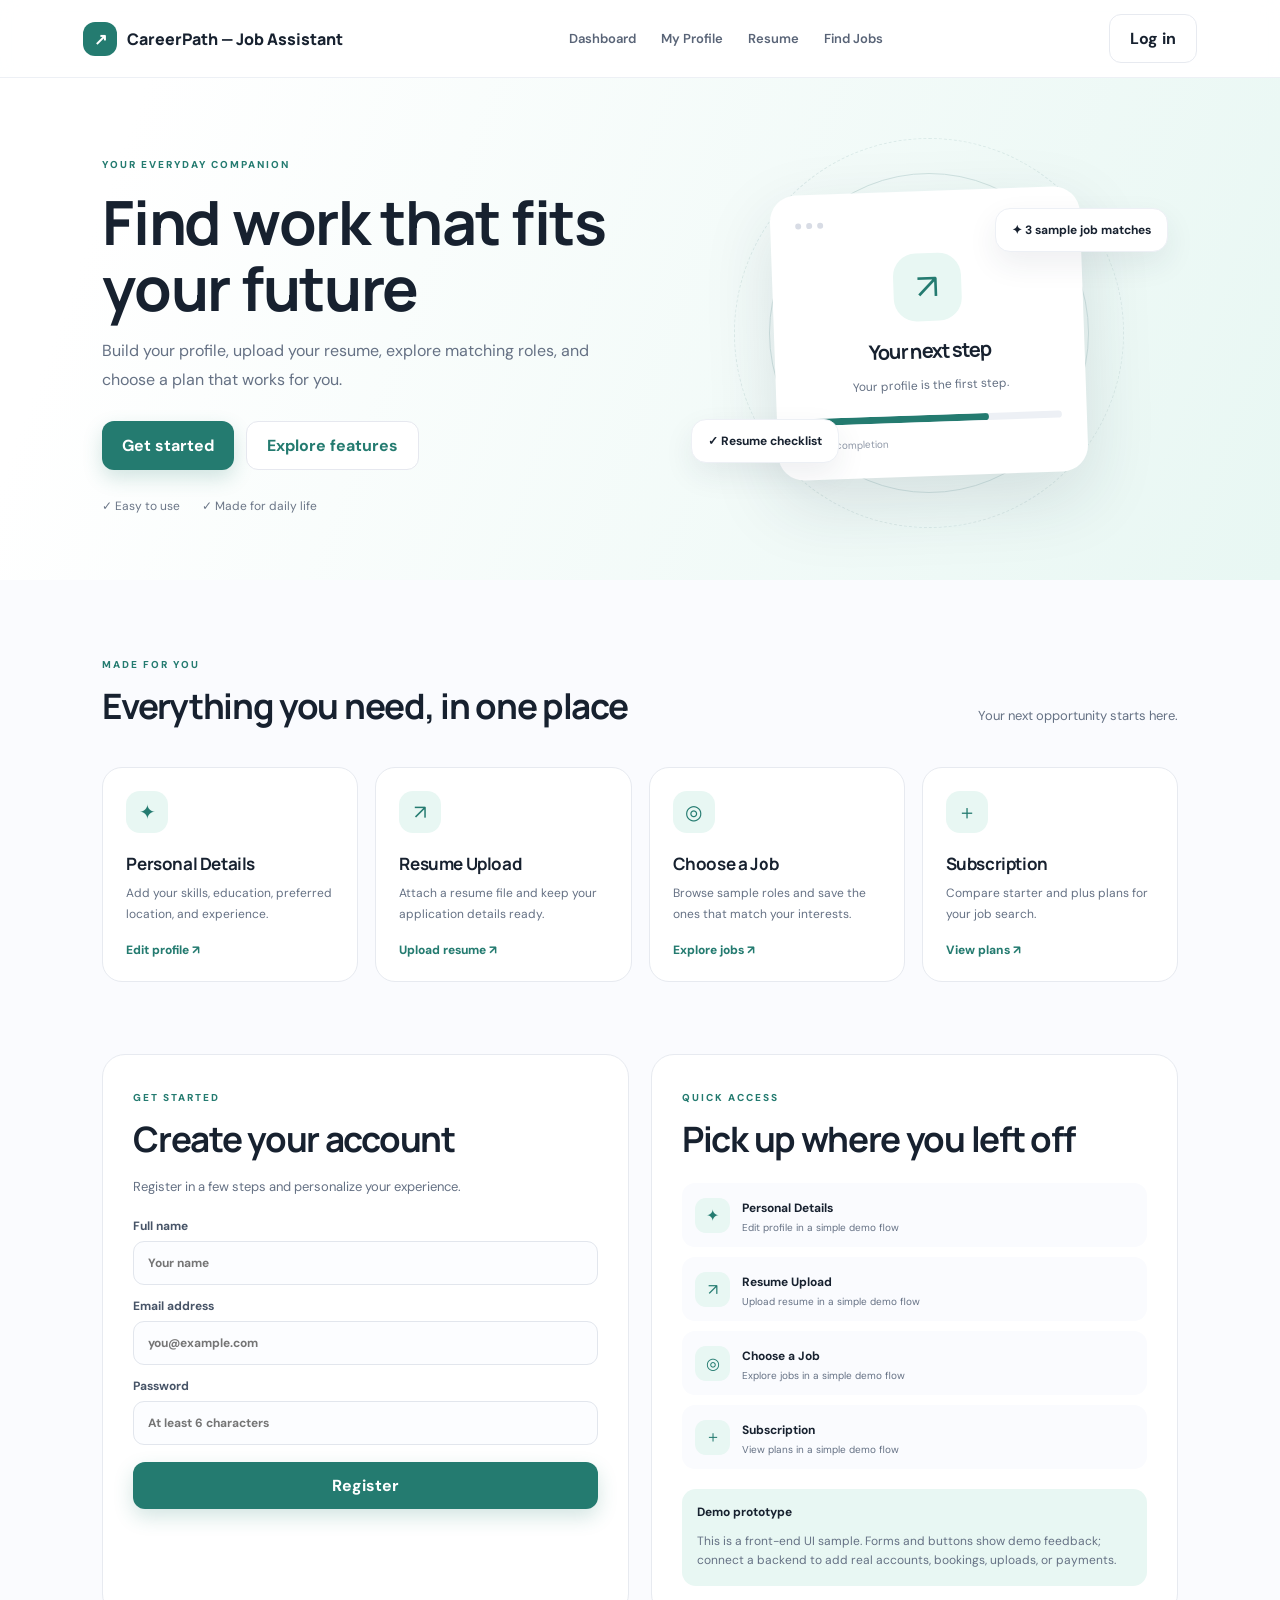
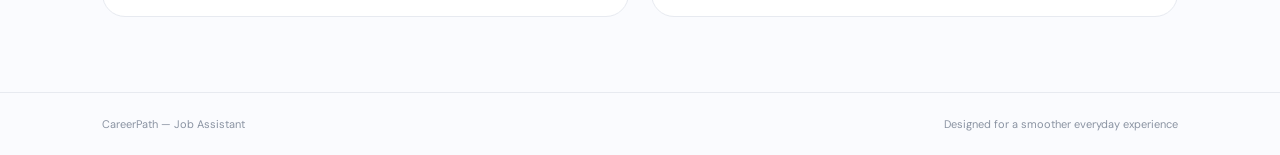
<file: CO3_AT1/02_Careenpath/index.html>
<!doctype html>
<html lang="en">
<head>
<meta charset="utf-8">
<meta name="viewport" content="width=device-width, initial-scale=1">
<title>CareerPath — Job Assistant</title>
<link rel="stylesheet" href="style.css">
</head>
<body>
<header class="topbar">
  <a class="brand" href="#"><span class="brand-mark">↗</span>CareerPath — Job Assistant</a>
  <nav><a href="#features">Dashboard</a><a href="#features">My Profile</a><a href="#features">Resume</a><a href="#features">Find Jobs</a></nav>
  <button class="btn btn-outline" id="loginOpen">Log in</button>
</header>
<main>
<section class="hero">
  <div class="hero-copy">
    <span class="eyebrow">YOUR EVERYDAY COMPANION</span>
    <h1>Find work that fits your future</h1>
    <p>Build your profile, upload your resume, explore matching roles, and choose a plan that works for you.</p>
    <div class="actions"><button class="btn" id="getStarted">Get started</button><button class="btn btn-light" id="learnMore">Explore features</button></div>
    <div class="trust"><span>✓ Easy to use</span><span>✓ Made for daily life</span></div>
  </div>
  <div class="hero-art">
    <div class="art-orbit orbit-one"></div><div class="art-orbit orbit-two"></div>
    <div class="art-card">
      <div class="art-top"><span class="dot"></span><span class="dot"></span><span class="dot"></span><span class="art-label">TODAY</span></div>
      <div class="art-symbol">↗</div>
      <h3>Your next step</h3><p>Your profile is the first step.</p>
      <div class="progress"><span></span></div><small>Profile completion</small>
    </div>
    <div class="floating float-a">✦  3 sample job matches</div><div class="floating float-b">✓  Resume checklist</div>
  </div>
</section>
<section class="section" id="features">
  <div class="section-heading"><div><span class="eyebrow">MADE FOR YOU</span><h2>Everything you need, in one place</h2></div><p>Your next opportunity starts here.</p></div>
  <div class="feature-grid"><article class="feature"><div class="feature-icon">✦</div><h3>Personal Details</h3><p>Add your skills, education, preferred location, and experience.</p><button class="text-action" data-action="Edit profile opened in demo">Edit profile ↗</button></article><article class="feature"><div class="feature-icon">↗</div><h3>Resume Upload</h3><p>Attach a resume file and keep your application details ready.</p><button class="text-action" data-action="Upload resume opened in demo">Upload resume ↗</button></article><article class="feature"><div class="feature-icon">◎</div><h3>Choose a Job</h3><p>Browse sample roles and save the ones that match your interests.</p><button class="text-action" data-action="Explore jobs opened in demo">Explore jobs ↗</button></article><article class="feature"><div class="feature-icon">＋</div><h3>Subscription</h3><p>Compare starter and plus plans for your job search.</p><button class="text-action" data-action="View plans opened in demo">View plans ↗</button></article></div>
</section>
<section class="lower-grid">
  <div class="panel signup-panel"><span class="eyebrow">GET STARTED</span><h2>Create your account</h2><p>Register in a few steps and personalize your experience.</p>
    <form id="registerForm"><label>Full name<input name="name" placeholder="Your name" required></label><label>Email address<input name="email" type="email" placeholder="you@example.com" required></label><label>Password<input name="password" type="password" placeholder="At least 6 characters" minlength="6" required></label><button class="btn full" type="submit">Register</button></form>
    <p class="form-note" id="registerMessage" aria-live="polite"></p>
  </div>
  <div class="panel content-panel"><span class="eyebrow">QUICK ACCESS</span><h2>Pick up where you left off</h2><div class="quick-list"><div class="quick-item"><span class="quick-icon">✦</span><div><strong>Personal Details</strong><small>Edit profile in a simple demo flow</small></div></div><div class="quick-item"><span class="quick-icon">↗</span><div><strong>Resume Upload</strong><small>Upload resume in a simple demo flow</small></div></div><div class="quick-item"><span class="quick-icon">◎</span><div><strong>Choose a Job</strong><small>Explore jobs in a simple demo flow</small></div></div><div class="quick-item"><span class="quick-icon">＋</span><div><strong>Subscription</strong><small>View plans in a simple demo flow</small></div></div></div><div class="note-box"><strong>Demo prototype</strong><p>This is a front-end UI sample. Forms and buttons show demo feedback; connect a backend to add real accounts, bookings, uploads, or payments.</p></div></div>
</section>
</main>
<footer><span>CareerPath — Job Assistant</span><span>Designed for a smoother everyday experience</span></footer>
<div class="modal-backdrop" id="loginModal" aria-hidden="true"><div class="modal" role="dialog" aria-modal="true" aria-labelledby="modalTitle"><button class="close" id="loginClose" aria-label="Close">×</button><span class="eyebrow">WELCOME BACK</span><h2 id="modalTitle">Log in to your account</h2><form id="loginForm"><label>Email address<input type="email" placeholder="you@example.com" required></label><label>Password<input type="password" placeholder="Your password" required></label><button class="btn full" type="submit">Log in</button></form><p id="loginMessage" class="form-note" aria-live="polite"></p><p class="form-note">New here? Use the registration form to try the demo.</p></div></div>
<div class="toast" id="toast" role="status" aria-live="polite"></div>
<script src="script.js"></script>
</body></html>
</file>
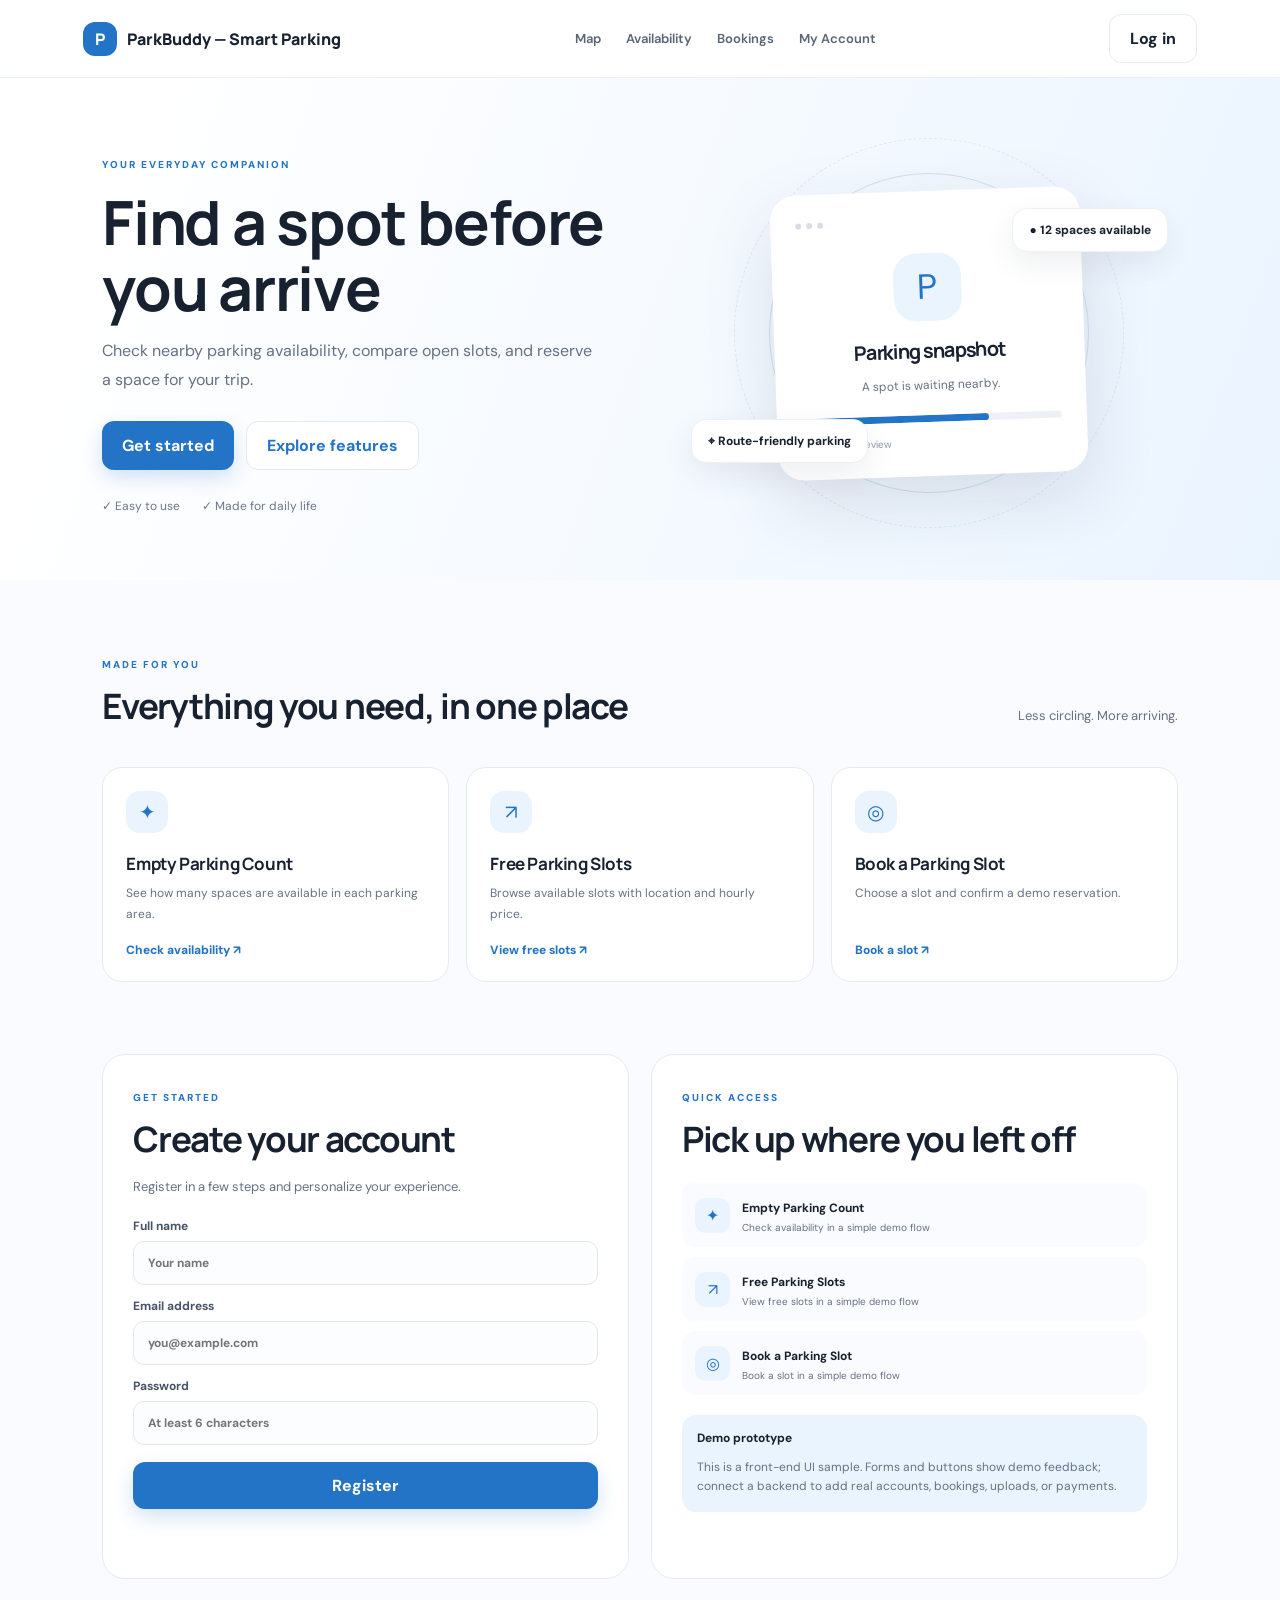
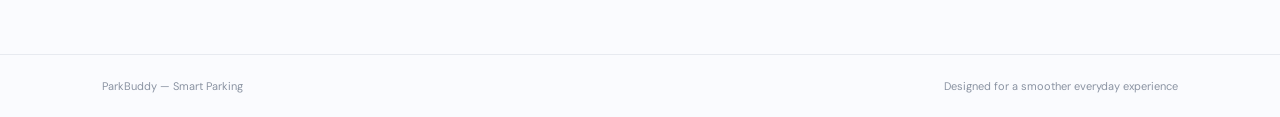
<file: CO3_AT1/03_parking/index.html>
<!doctype html>
<html lang="en">
<head>
<meta charset="utf-8">
<meta name="viewport" content="width=device-width, initial-scale=1">
<title>ParkBuddy — Smart Parking</title>
<link rel="stylesheet" href="style.css">
</head>
<body>
<header class="topbar">
  <a class="brand" href="#"><span class="brand-mark">P</span>ParkBuddy — Smart Parking</a>
  <nav><a href="#features">Map</a><a href="#features">Availability</a><a href="#features">Bookings</a><a href="#features">My Account</a></nav>
  <button class="btn btn-outline" id="loginOpen">Log in</button>
</header>
<main>
<section class="hero">
  <div class="hero-copy">
    <span class="eyebrow">YOUR EVERYDAY COMPANION</span>
    <h1>Find a spot before you arrive</h1>
    <p>Check nearby parking availability, compare open slots, and reserve a space for your trip.</p>
    <div class="actions"><button class="btn" id="getStarted">Get started</button><button class="btn btn-light" id="learnMore">Explore features</button></div>
    <div class="trust"><span>✓ Easy to use</span><span>✓ Made for daily life</span></div>
  </div>
  <div class="hero-art">
    <div class="art-orbit orbit-one"></div><div class="art-orbit orbit-two"></div>
    <div class="art-card">
      <div class="art-top"><span class="dot"></span><span class="dot"></span><span class="dot"></span><span class="art-label">TODAY</span></div>
      <div class="art-symbol">P</div>
      <h3>Parking snapshot</h3><p>A spot is waiting nearby.</p>
      <div class="progress"><span></span></div><small>Availability preview</small>
    </div>
    <div class="floating float-a">●  12 spaces available</div><div class="floating float-b">⌖  Route-friendly parking</div>
  </div>
</section>
<section class="section" id="features">
  <div class="section-heading"><div><span class="eyebrow">MADE FOR YOU</span><h2>Everything you need, in one place</h2></div><p>Less circling. More arriving.</p></div>
  <div class="feature-grid"><article class="feature"><div class="feature-icon">✦</div><h3>Empty Parking Count</h3><p>See how many spaces are available in each parking area.</p><button class="text-action" data-action="Check availability opened in demo">Check availability ↗</button></article><article class="feature"><div class="feature-icon">↗</div><h3>Free Parking Slots</h3><p>Browse available slots with location and hourly price.</p><button class="text-action" data-action="View free slots opened in demo">View free slots ↗</button></article><article class="feature"><div class="feature-icon">◎</div><h3>Book a Parking Slot</h3><p>Choose a slot and confirm a demo reservation.</p><button class="text-action" data-action="Book a slot opened in demo">Book a slot ↗</button></article></div>
</section>
<section class="lower-grid">
  <div class="panel signup-panel"><span class="eyebrow">GET STARTED</span><h2>Create your account</h2><p>Register in a few steps and personalize your experience.</p>
    <form id="registerForm"><label>Full name<input name="name" placeholder="Your name" required></label><label>Email address<input name="email" type="email" placeholder="you@example.com" required></label><label>Password<input name="password" type="password" placeholder="At least 6 characters" minlength="6" required></label><button class="btn full" type="submit">Register</button></form>
    <p class="form-note" id="registerMessage" aria-live="polite"></p>
  </div>
  <div class="panel content-panel"><span class="eyebrow">QUICK ACCESS</span><h2>Pick up where you left off</h2><div class="quick-list"><div class="quick-item"><span class="quick-icon">✦</span><div><strong>Empty Parking Count</strong><small>Check availability in a simple demo flow</small></div></div><div class="quick-item"><span class="quick-icon">↗</span><div><strong>Free Parking Slots</strong><small>View free slots in a simple demo flow</small></div></div><div class="quick-item"><span class="quick-icon">◎</span><div><strong>Book a Parking Slot</strong><small>Book a slot in a simple demo flow</small></div></div></div><div class="note-box"><strong>Demo prototype</strong><p>This is a front-end UI sample. Forms and buttons show demo feedback; connect a backend to add real accounts, bookings, uploads, or payments.</p></div></div>
</section>
</main>
<footer><span>ParkBuddy — Smart Parking</span><span>Designed for a smoother everyday experience</span></footer>
<div class="modal-backdrop" id="loginModal" aria-hidden="true"><div class="modal" role="dialog" aria-modal="true" aria-labelledby="modalTitle"><button class="close" id="loginClose" aria-label="Close">×</button><span class="eyebrow">WELCOME BACK</span><h2 id="modalTitle">Log in to your account</h2><form id="loginForm"><label>Email address<input type="email" placeholder="you@example.com" required></label><label>Password<input type="password" placeholder="Your password" required></label><button class="btn full" type="submit">Log in</button></form><p id="loginMessage" class="form-note" aria-live="polite"></p><p class="form-note">New here? Use the registration form to try the demo.</p></div></div>
<div class="toast" id="toast" role="status" aria-live="polite"></div>
<script src="script.js"></script>
</body></html>
</file>
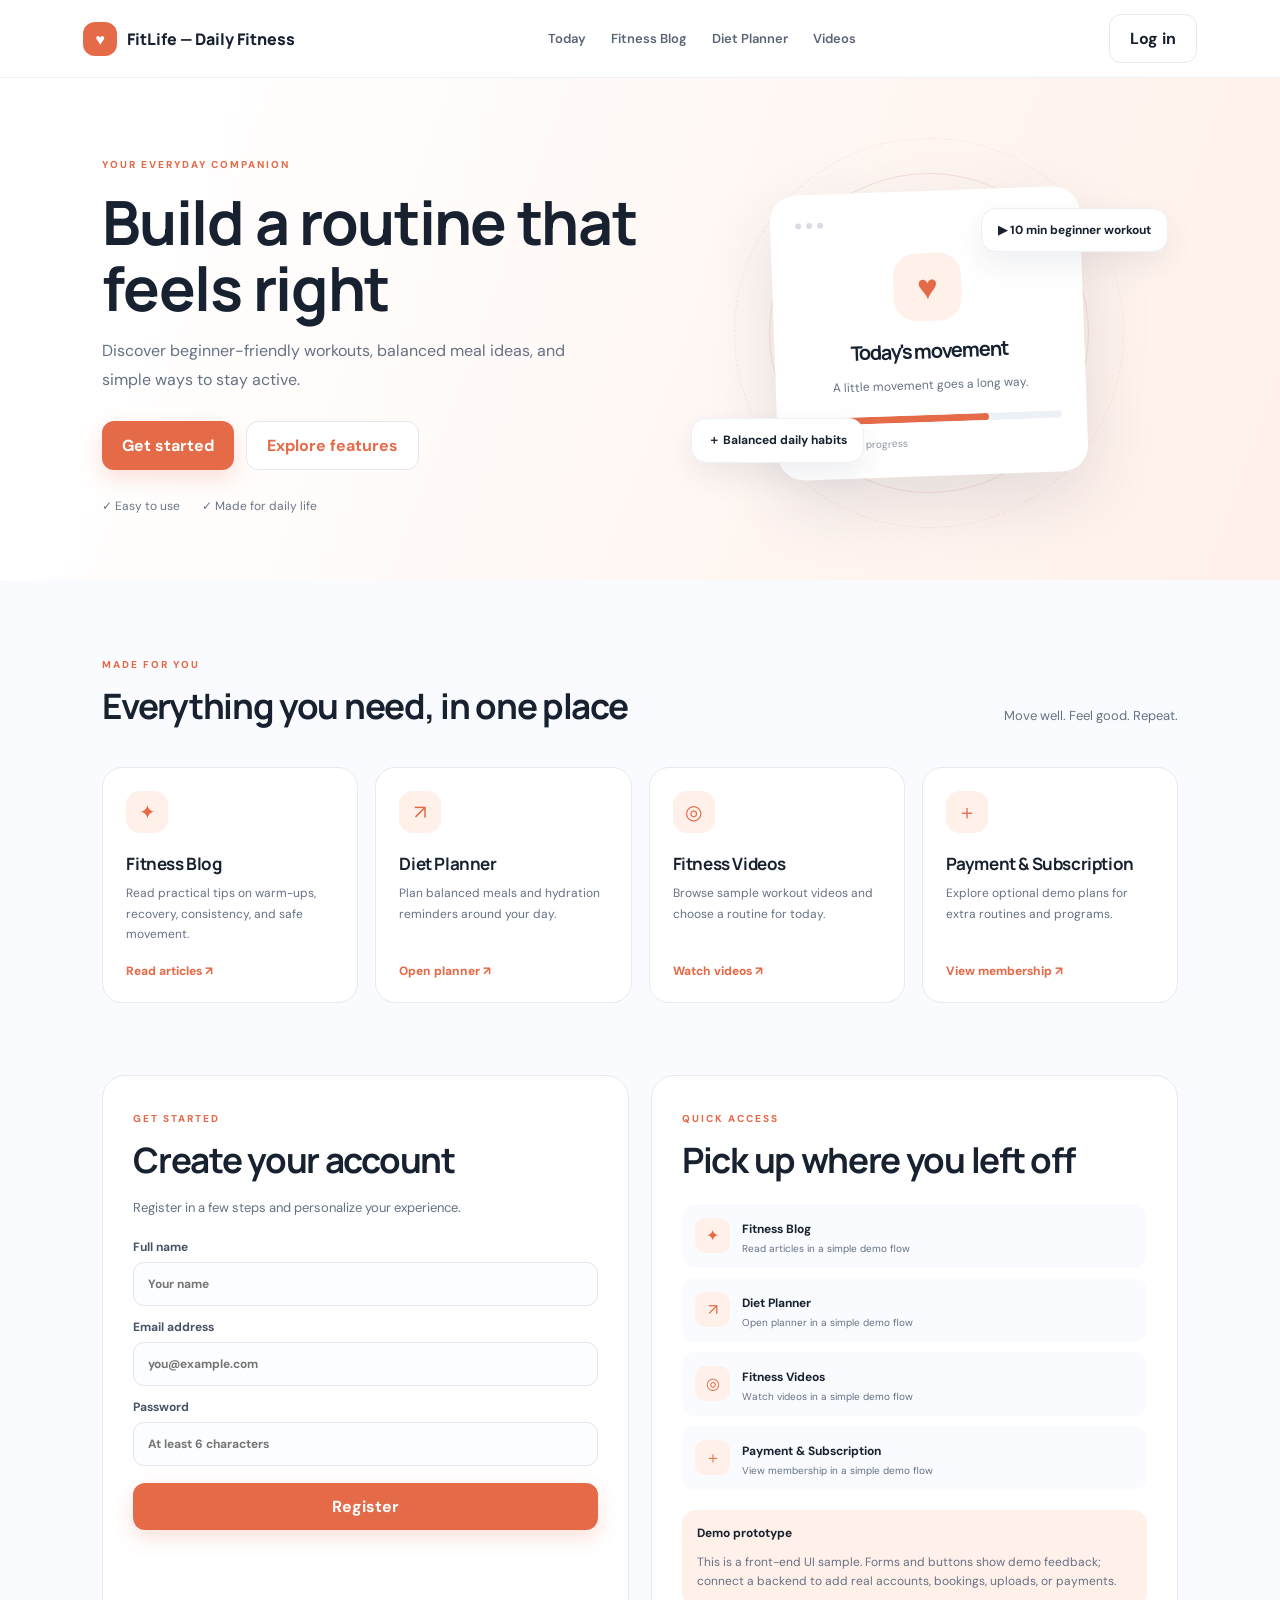
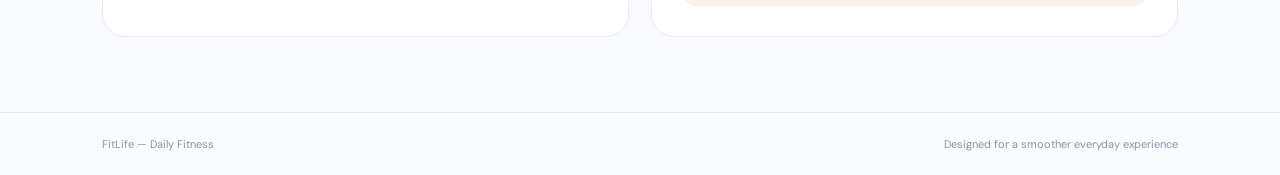
<file: CO3_AT1/04_fitness/index.html>
<!doctype html>
<html lang="en">
<head>
<meta charset="utf-8">
<meta name="viewport" content="width=device-width, initial-scale=1">
<title>FitLife — Daily Fitness</title>
<link rel="stylesheet" href="style.css">
</head>
<body>
<header class="topbar">
  <a class="brand" href="#"><span class="brand-mark">♥</span>FitLife — Daily Fitness</a>
  <nav><a href="#features">Today</a><a href="#features">Fitness Blog</a><a href="#features">Diet Planner</a><a href="#features">Videos</a></nav>
  <button class="btn btn-outline" id="loginOpen">Log in</button>
</header>
<main>
<section class="hero">
  <div class="hero-copy">
    <span class="eyebrow">YOUR EVERYDAY COMPANION</span>
    <h1>Build a routine that feels right</h1>
    <p>Discover beginner-friendly workouts, balanced meal ideas, and simple ways to stay active.</p>
    <div class="actions"><button class="btn" id="getStarted">Get started</button><button class="btn btn-light" id="learnMore">Explore features</button></div>
    <div class="trust"><span>✓ Easy to use</span><span>✓ Made for daily life</span></div>
  </div>
  <div class="hero-art">
    <div class="art-orbit orbit-one"></div><div class="art-orbit orbit-two"></div>
    <div class="art-card">
      <div class="art-top"><span class="dot"></span><span class="dot"></span><span class="dot"></span><span class="art-label">TODAY</span></div>
      <div class="art-symbol">♥</div>
      <h3>Today's movement</h3><p>A little movement goes a long way.</p>
      <div class="progress"><span></span></div><small>Daily routine progress</small>
    </div>
    <div class="floating float-a">▶  10 min beginner workout</div><div class="floating float-b">＋  Balanced daily habits</div>
  </div>
</section>
<section class="section" id="features">
  <div class="section-heading"><div><span class="eyebrow">MADE FOR YOU</span><h2>Everything you need, in one place</h2></div><p>Move well. Feel good. Repeat.</p></div>
  <div class="feature-grid"><article class="feature"><div class="feature-icon">✦</div><h3>Fitness Blog</h3><p>Read practical tips on warm-ups, recovery, consistency, and safe movement.</p><button class="text-action" data-action="Read articles opened in demo">Read articles ↗</button></article><article class="feature"><div class="feature-icon">↗</div><h3>Diet Planner</h3><p>Plan balanced meals and hydration reminders around your day.</p><button class="text-action" data-action="Open planner opened in demo">Open planner ↗</button></article><article class="feature"><div class="feature-icon">◎</div><h3>Fitness Videos</h3><p>Browse sample workout videos and choose a routine for today.</p><button class="text-action" data-action="Watch videos opened in demo">Watch videos ↗</button></article><article class="feature"><div class="feature-icon">＋</div><h3>Payment & Subscription</h3><p>Explore optional demo plans for extra routines and programs.</p><button class="text-action" data-action="View membership opened in demo">View membership ↗</button></article></div>
</section>
<section class="lower-grid">
  <div class="panel signup-panel"><span class="eyebrow">GET STARTED</span><h2>Create your account</h2><p>Register in a few steps and personalize your experience.</p>
    <form id="registerForm"><label>Full name<input name="name" placeholder="Your name" required></label><label>Email address<input name="email" type="email" placeholder="you@example.com" required></label><label>Password<input name="password" type="password" placeholder="At least 6 characters" minlength="6" required></label><button class="btn full" type="submit">Register</button></form>
    <p class="form-note" id="registerMessage" aria-live="polite"></p>
  </div>
  <div class="panel content-panel"><span class="eyebrow">QUICK ACCESS</span><h2>Pick up where you left off</h2><div class="quick-list"><div class="quick-item"><span class="quick-icon">✦</span><div><strong>Fitness Blog</strong><small>Read articles in a simple demo flow</small></div></div><div class="quick-item"><span class="quick-icon">↗</span><div><strong>Diet Planner</strong><small>Open planner in a simple demo flow</small></div></div><div class="quick-item"><span class="quick-icon">◎</span><div><strong>Fitness Videos</strong><small>Watch videos in a simple demo flow</small></div></div><div class="quick-item"><span class="quick-icon">＋</span><div><strong>Payment & Subscription</strong><small>View membership in a simple demo flow</small></div></div></div><div class="note-box"><strong>Demo prototype</strong><p>This is a front-end UI sample. Forms and buttons show demo feedback; connect a backend to add real accounts, bookings, uploads, or payments.</p></div></div>
</section>
</main>
<footer><span>FitLife — Daily Fitness</span><span>Designed for a smoother everyday experience</span></footer>
<div class="modal-backdrop" id="loginModal" aria-hidden="true"><div class="modal" role="dialog" aria-modal="true" aria-labelledby="modalTitle"><button class="close" id="loginClose" aria-label="Close">×</button><span class="eyebrow">WELCOME BACK</span><h2 id="modalTitle">Log in to your account</h2><form id="loginForm"><label>Email address<input type="email" placeholder="you@example.com" required></label><label>Password<input type="password" placeholder="Your password" required></label><button class="btn full" type="submit">Log in</button></form><p id="loginMessage" class="form-note" aria-live="polite"></p><p class="form-note">New here? Use the registration form to try the demo.</p></div></div>
<div class="toast" id="toast" role="status" aria-live="polite"></div>
<script src="script.js"></script>
</body></html>
</file>
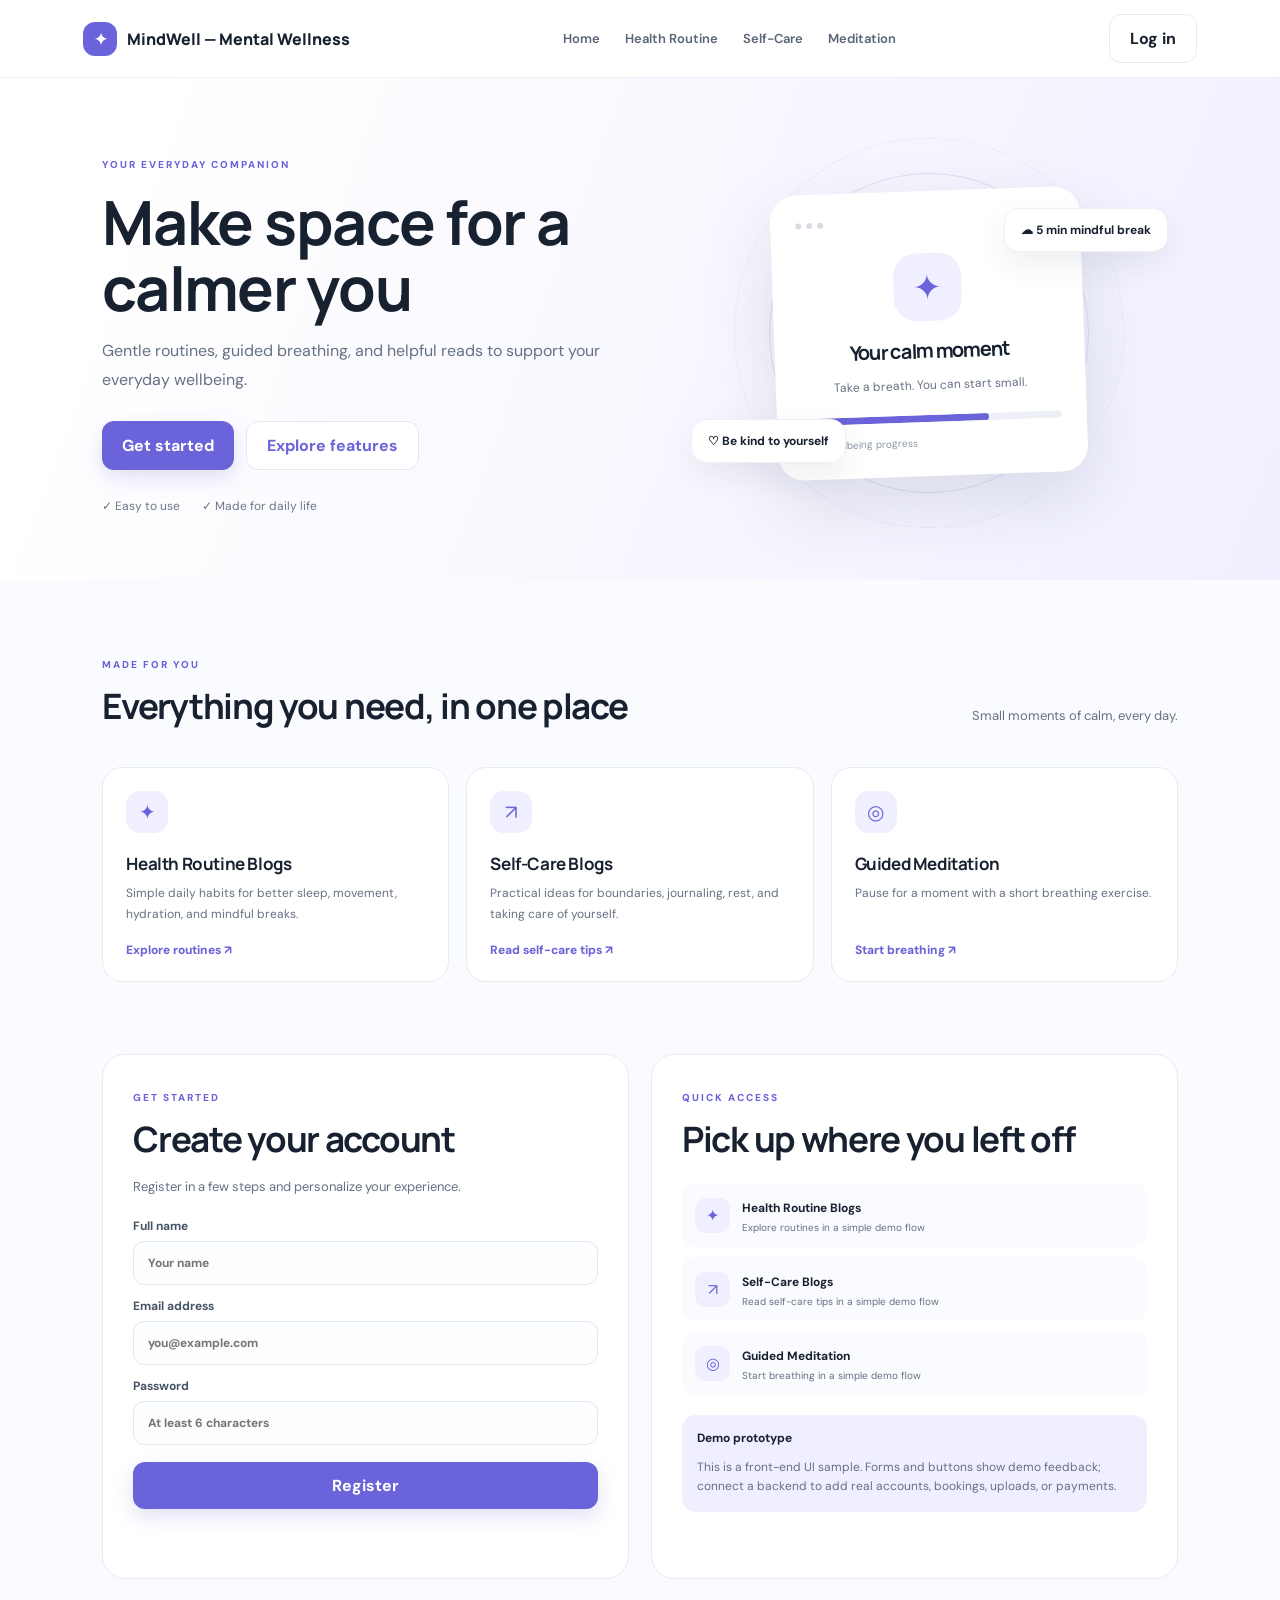
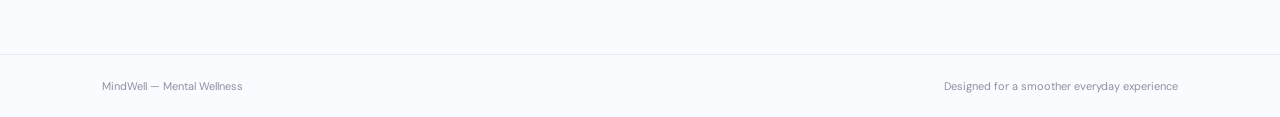
<file: CO3_AT1/Mindwell_01/index.html>
<!doctype html>
<html lang="en">
<head>
<meta charset="utf-8">
<meta name="viewport" content="width=device-width, initial-scale=1">
<title>MindWell — Mental Wellness</title>
<link rel="stylesheet" href="style.css">
</head>
<body>
<header class="topbar">
  <a class="brand" href="#"><span class="brand-mark">✦</span>MindWell — Mental Wellness</a>
  <nav><a href="#features">Home</a><a href="#features">Health Routine</a><a href="#features">Self-Care</a><a href="#features">Meditation</a></nav>
  <button class="btn btn-outline" id="loginOpen">Log in</button>
</header>
<main>
<section class="hero">
  <div class="hero-copy">
    <span class="eyebrow">YOUR EVERYDAY COMPANION</span>
    <h1>Make space for a calmer you</h1>
    <p>Gentle routines, guided breathing, and helpful reads to support your everyday wellbeing.</p>
    <div class="actions"><button class="btn" id="getStarted">Get started</button><button class="btn btn-light" id="learnMore">Explore features</button></div>
    <div class="trust"><span>✓ Easy to use</span><span>✓ Made for daily life</span></div>
  </div>
  <div class="hero-art">
    <div class="art-orbit orbit-one"></div><div class="art-orbit orbit-two"></div>
    <div class="art-card">
      <div class="art-top"><span class="dot"></span><span class="dot"></span><span class="dot"></span><span class="art-label">TODAY</span></div>
      <div class="art-symbol">✦</div>
      <h3>Your calm moment</h3><p>Take a breath. You can start small.</p>
      <div class="progress"><span></span></div><small>Daily wellbeing progress</small>
    </div>
    <div class="floating float-a">☁  5 min mindful break</div><div class="floating float-b">♡  Be kind to yourself</div>
  </div>
</section>
<section class="section" id="features">
  <div class="section-heading"><div><span class="eyebrow">MADE FOR YOU</span><h2>Everything you need, in one place</h2></div><p>Small moments of calm, every day.</p></div>
  <div class="feature-grid"><article class="feature"><div class="feature-icon">✦</div><h3>Health Routine Blogs</h3><p>Simple daily habits for better sleep, movement, hydration, and mindful breaks.</p><button class="text-action" data-action="Explore routines opened in demo">Explore routines ↗</button></article><article class="feature"><div class="feature-icon">↗</div><h3>Self-Care Blogs</h3><p>Practical ideas for boundaries, journaling, rest, and taking care of yourself.</p><button class="text-action" data-action="Read self-care tips opened in demo">Read self-care tips ↗</button></article><article class="feature"><div class="feature-icon">◎</div><h3>Guided Meditation</h3><p>Pause for a moment with a short breathing exercise.</p><button class="text-action" data-action="Start breathing opened in demo">Start breathing ↗</button></article></div>
</section>
<section class="lower-grid">
  <div class="panel signup-panel"><span class="eyebrow">GET STARTED</span><h2>Create your account</h2><p>Register in a few steps and personalize your experience.</p>
    <form id="registerForm"><label>Full name<input name="name" placeholder="Your name" required></label><label>Email address<input name="email" type="email" placeholder="you@example.com" required></label><label>Password<input name="password" type="password" placeholder="At least 6 characters" minlength="6" required></label><button class="btn full" type="submit">Register</button></form>
    <p class="form-note" id="registerMessage" aria-live="polite"></p>
  </div>
  <div class="panel content-panel"><span class="eyebrow">QUICK ACCESS</span><h2>Pick up where you left off</h2><div class="quick-list"><div class="quick-item"><span class="quick-icon">✦</span><div><strong>Health Routine Blogs</strong><small>Explore routines in a simple demo flow</small></div></div><div class="quick-item"><span class="quick-icon">↗</span><div><strong>Self-Care Blogs</strong><small>Read self-care tips in a simple demo flow</small></div></div><div class="quick-item"><span class="quick-icon">◎</span><div><strong>Guided Meditation</strong><small>Start breathing in a simple demo flow</small></div></div></div><div class="note-box"><strong>Demo prototype</strong><p>This is a front-end UI sample. Forms and buttons show demo feedback; connect a backend to add real accounts, bookings, uploads, or payments.</p></div></div>
</section>
</main>
<footer><span>MindWell — Mental Wellness</span><span>Designed for a smoother everyday experience</span></footer>
<div class="modal-backdrop" id="loginModal" aria-hidden="true"><div class="modal" role="dialog" aria-modal="true" aria-labelledby="modalTitle"><button class="close" id="loginClose" aria-label="Close">×</button><span class="eyebrow">WELCOME BACK</span><h2 id="modalTitle">Log in to your account</h2><form id="loginForm"><label>Email address<input type="email" placeholder="you@example.com" required></label><label>Password<input type="password" placeholder="Your password" required></label><button class="btn full" type="submit">Log in</button></form><p id="loginMessage" class="form-note" aria-live="polite"></p><p class="form-note">New here? Use the registration form to try the demo.</p></div></div>
<div class="toast" id="toast" role="status" aria-live="polite"></div>
<script src="script.js"></script>
</body></html>
</file>
<file: CO3_AT1/02_Careenpath/style.css>
@import url('https://fonts.googleapis.com/css2?family=DM+Sans:wght@400;500;600;700&family=Manrope:wght@400;500;600;700;800&display=swap');
:root{--accent:#247b70;--soft:#e8f7f3;--ink:#17212f;--muted:#657184;--line:#e7eaf0;--paper:#fff;--bg:#fafbfe}
*{box-sizing:border-box}html{scroll-behavior:smooth}body{margin:0;background:var(--bg);color:var(--ink);font-family:'DM Sans',sans-serif}button,input{font:inherit}button{cursor:pointer}.topbar{height:78px;display:flex;align-items:center;justify-content:space-between;padding:0 6.5%;background:#ffffffd9;border-bottom:1px solid #edf0f5;position:sticky;top:0;z-index:5;backdrop-filter:blur(12px)}.brand{font-family:Manrope,sans-serif;font-weight:800;text-decoration:none;color:var(--ink);display:flex;align-items:center;gap:10px}.brand-mark{width:34px;height:34px;border-radius:12px;background:var(--accent);color:white;display:grid;place-items:center}.topbar nav{display:flex;gap:25px}.topbar nav a{color:#596477;text-decoration:none;font-size:13px;font-weight:600}.topbar nav a:hover{color:var(--accent)}.btn{border:0;border-radius:12px;background:var(--accent);color:white;padding:13px 20px;font-weight:700;box-shadow:0 8px 20px color-mix(in srgb,var(--accent) 20%,transparent);transition:.2s}.btn:hover{transform:translateY(-2px);filter:brightness(.97)}.btn-outline{background:white;color:var(--ink);border:1px solid var(--line);box-shadow:none}.btn-light{background:white;color:var(--accent);box-shadow:none;border:1px solid #e6e8ef}.hero{padding:74px 8% 66px;display:grid;grid-template-columns:1.04fr .96fr;gap:40px;align-items:center;background:linear-gradient(110deg,#fff 10%,var(--soft) 100%);overflow:hidden}.hero-copy{max-width:580px}.eyebrow{font-size:10px;font-weight:800;letter-spacing:2px;color:var(--accent)}h1,h2,h3{font-family:Manrope,sans-serif;letter-spacing:-1.3px}h1{font-size:clamp(38px,5vw,61px);line-height:1.08;margin:16px 0} .hero-copy>p{font-size:16px;line-height:1.8;color:var(--muted);max-width:500px}.actions{display:flex;gap:12px;margin-top:27px;flex-wrap:wrap}.trust{display:flex;gap:22px;margin-top:28px;color:#6b7687;font-size:12px}.hero-art{min-height:330px;position:relative;display:grid;place-items:center}.art-orbit{position:absolute;border:1px solid color-mix(in srgb,var(--accent) 22%,white);border-radius:50%;width:320px;height:320px}.orbit-two{width:390px;height:390px;border-style:dashed;opacity:.65}.art-card{z-index:1;width:min(310px,80%);padding:25px;border-radius:26px;background:#fff;box-shadow:0 25px 70px #23324b20;transform:rotate(-2deg)}.art-top{display:flex;gap:5px;align-items:center}.dot{width:6px;height:6px;border-radius:50%;background:#d8dce5}.art-label{margin-left:auto;font-size:9px;letter-spacing:1.5px;color:#9aa3b1;font-weight:800}.art-symbol{width:68px;height:68px;border-radius:23px;background:var(--soft);color:var(--accent);display:grid;place-items:center;font-size:35px;margin:25px auto 16px}.art-card h3{text-align:center;font-size:20px;margin:0 0 8px}.art-card p{text-align:center;color:var(--muted);font-size:12px;line-height:1.6}.progress{height:7px;border-radius:20px;background:#edf0f5;margin:20px 0 8px;overflow:hidden}.progress span{display:block;width:72%;height:100%;background:var(--accent);border-radius:20px}.art-card small{color:#9099a8;font-size:10px}.floating{position:absolute;z-index:2;background:white;border:1px solid #edf0f5;border-radius:15px;padding:13px 16px;box-shadow:0 12px 30px #23324b14;font-size:12px;font-weight:700}.float-a{top:40px;right:2%}.float-b{bottom:35px;left:2%}.section{padding:72px 8%}.section-heading{display:flex;justify-content:space-between;gap:25px;align-items:end;margin-bottom:28px}.section-heading h2,.panel h2{font-size:clamp(25px,3vw,35px);margin:9px 0}.section-heading>p{color:var(--muted);font-size:13px;max-width:240px;line-height:1.6}.feature-grid{display:grid;grid-template-columns:repeat(auto-fit,minmax(210px,1fr));gap:17px}.feature{background:white;border:1px solid var(--line);border-radius:20px;padding:23px;min-height:210px;display:flex;flex-direction:column;align-items:flex-start;transition:.2s}.feature:hover{transform:translateY(-4px);box-shadow:0 16px 32px #1e2d4410}.feature-icon{width:42px;height:42px;border-radius:14px;background:var(--soft);color:var(--accent);display:grid;place-items:center;font-size:20px}.feature h3{font-size:17px;letter-spacing:-.4px;margin:19px 0 8px}.feature p{font-size:12px;line-height:1.7;color:var(--muted);margin:0 0 18px}.text-action{margin-top:auto;border:0;background:none;color:var(--accent);font-weight:800;font-size:12px;padding:0}.lower-grid{padding:0 8% 75px;display:grid;grid-template-columns:1fr 1fr;gap:22px}.panel{background:#fff;border:1px solid var(--line);border-radius:23px;padding:30px}.panel>p{color:var(--muted);font-size:13px;line-height:1.7}.panel form{display:grid;gap:13px;margin-top:20px}.panel label,.modal label{display:grid;gap:7px;font-size:12px;font-weight:700;color:#475467}.panel input,.modal input{width:100%;padding:13px 14px;border:1px solid #e2e6ed;border-radius:11px;outline:none;background:#fcfdff}.panel input:focus,.modal input:focus{border-color:var(--accent);box-shadow:0 0 0 3px var(--soft)}.full{width:100%;margin-top:4px}.form-note{font-size:12px!important;color:var(--accent)!important;min-height:15px}.quick-list{display:grid;gap:10px;margin:20px 0}.quick-item{display:flex;align-items:center;gap:12px;padding:13px;background:#fafbfe;border-radius:13px}.quick-icon{width:35px;height:35px;display:grid;place-items:center;background:var(--soft);color:var(--accent);border-radius:11px}.quick-item strong{font-size:12px}.quick-item small{display:block;color:var(--muted);font-size:10px;margin-top:4px}.note-box{padding:15px;background:var(--soft);border-radius:14px;font-size:12px}.note-box p{color:var(--muted);line-height:1.6;margin-bottom:0}footer{border-top:1px solid var(--line);padding:24px 8%;display:flex;justify-content:space-between;color:#8a93a2;font-size:11px}.modal-backdrop{display:none;position:fixed;inset:0;background:#15203380;z-index:10;place-items:center;padding:20px}.modal-backdrop.open{display:grid}.modal{position:relative;width:min(430px,100%);background:white;border-radius:24px;padding:32px;box-shadow:0 30px 90px #0003}.modal h2{font-size:27px;margin:12px 0}.modal form{display:grid;gap:15px;margin-top:22px}.close{position:absolute;right:18px;top:14px;border:0;background:#f3f4f7;border-radius:50%;width:30px;height:30px;font-size:22px;color:#687386}.toast{position:fixed;bottom:22px;left:50%;transform:translate(-50%,20px);opacity:0;pointer-events:none;background:#17212f;color:white;padding:13px 20px;border-radius:12px;font-size:13px;box-shadow:0 12px 30px #0002;transition:.25s;z-index:20;max-width:90%;text-align:center}.toast.show{opacity:1;transform:translate(-50%,0)}
@media(max-width:800px){.topbar{padding:0 5%;height:70px}.topbar nav{display:none}.hero{grid-template-columns:1fr;padding:55px 7% 40px}.hero-art{min-height:300px}.section{padding:52px 7%}.section-heading{display:block}.section-heading>p{max-width:none}.lower-grid{grid-template-columns:1fr;padding:0 7% 55px}.art-orbit{width:280px;height:280px}.orbit-two{width:330px;height:330px}}
@media(max-width:480px){.brand{font-size:13px}.topbar>.btn{padding:10px 13px;font-size:12px}.hero{padding-top:42px}.trust{gap:12px;flex-wrap:wrap}.floating{font-size:10px;padding:10px}.float-a{right:0}.float-b{left:0}.panel{padding:23px}footer{gap:10px;flex-direction:column}}
</file>
<file: CO3_AT1/03_parking/style.css>
@import url('https://fonts.googleapis.com/css2?family=DM+Sans:wght@400;500;600;700&family=Manrope:wght@400;500;600;700;800&display=swap');
:root{--accent:#2374c6;--soft:#eaf4ff;--ink:#17212f;--muted:#657184;--line:#e7eaf0;--paper:#fff;--bg:#fafbfe}
*{box-sizing:border-box}html{scroll-behavior:smooth}body{margin:0;background:var(--bg);color:var(--ink);font-family:'DM Sans',sans-serif}button,input{font:inherit}button{cursor:pointer}.topbar{height:78px;display:flex;align-items:center;justify-content:space-between;padding:0 6.5%;background:#ffffffd9;border-bottom:1px solid #edf0f5;position:sticky;top:0;z-index:5;backdrop-filter:blur(12px)}.brand{font-family:Manrope,sans-serif;font-weight:800;text-decoration:none;color:var(--ink);display:flex;align-items:center;gap:10px}.brand-mark{width:34px;height:34px;border-radius:12px;background:var(--accent);color:white;display:grid;place-items:center}.topbar nav{display:flex;gap:25px}.topbar nav a{color:#596477;text-decoration:none;font-size:13px;font-weight:600}.topbar nav a:hover{color:var(--accent)}.btn{border:0;border-radius:12px;background:var(--accent);color:white;padding:13px 20px;font-weight:700;box-shadow:0 8px 20px color-mix(in srgb,var(--accent) 20%,transparent);transition:.2s}.btn:hover{transform:translateY(-2px);filter:brightness(.97)}.btn-outline{background:white;color:var(--ink);border:1px solid var(--line);box-shadow:none}.btn-light{background:white;color:var(--accent);box-shadow:none;border:1px solid #e6e8ef}.hero{padding:74px 8% 66px;display:grid;grid-template-columns:1.04fr .96fr;gap:40px;align-items:center;background:linear-gradient(110deg,#fff 10%,var(--soft) 100%);overflow:hidden}.hero-copy{max-width:580px}.eyebrow{font-size:10px;font-weight:800;letter-spacing:2px;color:var(--accent)}h1,h2,h3{font-family:Manrope,sans-serif;letter-spacing:-1.3px}h1{font-size:clamp(38px,5vw,61px);line-height:1.08;margin:16px 0} .hero-copy>p{font-size:16px;line-height:1.8;color:var(--muted);max-width:500px}.actions{display:flex;gap:12px;margin-top:27px;flex-wrap:wrap}.trust{display:flex;gap:22px;margin-top:28px;color:#6b7687;font-size:12px}.hero-art{min-height:330px;position:relative;display:grid;place-items:center}.art-orbit{position:absolute;border:1px solid color-mix(in srgb,var(--accent) 22%,white);border-radius:50%;width:320px;height:320px}.orbit-two{width:390px;height:390px;border-style:dashed;opacity:.65}.art-card{z-index:1;width:min(310px,80%);padding:25px;border-radius:26px;background:#fff;box-shadow:0 25px 70px #23324b20;transform:rotate(-2deg)}.art-top{display:flex;gap:5px;align-items:center}.dot{width:6px;height:6px;border-radius:50%;background:#d8dce5}.art-label{margin-left:auto;font-size:9px;letter-spacing:1.5px;color:#9aa3b1;font-weight:800}.art-symbol{width:68px;height:68px;border-radius:23px;background:var(--soft);color:var(--accent);display:grid;place-items:center;font-size:35px;margin:25px auto 16px}.art-card h3{text-align:center;font-size:20px;margin:0 0 8px}.art-card p{text-align:center;color:var(--muted);font-size:12px;line-height:1.6}.progress{height:7px;border-radius:20px;background:#edf0f5;margin:20px 0 8px;overflow:hidden}.progress span{display:block;width:72%;height:100%;background:var(--accent);border-radius:20px}.art-card small{color:#9099a8;font-size:10px}.floating{position:absolute;z-index:2;background:white;border:1px solid #edf0f5;border-radius:15px;padding:13px 16px;box-shadow:0 12px 30px #23324b14;font-size:12px;font-weight:700}.float-a{top:40px;right:2%}.float-b{bottom:35px;left:2%}.section{padding:72px 8%}.section-heading{display:flex;justify-content:space-between;gap:25px;align-items:end;margin-bottom:28px}.section-heading h2,.panel h2{font-size:clamp(25px,3vw,35px);margin:9px 0}.section-heading>p{color:var(--muted);font-size:13px;max-width:240px;line-height:1.6}.feature-grid{display:grid;grid-template-columns:repeat(auto-fit,minmax(210px,1fr));gap:17px}.feature{background:white;border:1px solid var(--line);border-radius:20px;padding:23px;min-height:210px;display:flex;flex-direction:column;align-items:flex-start;transition:.2s}.feature:hover{transform:translateY(-4px);box-shadow:0 16px 32px #1e2d4410}.feature-icon{width:42px;height:42px;border-radius:14px;background:var(--soft);color:var(--accent);display:grid;place-items:center;font-size:20px}.feature h3{font-size:17px;letter-spacing:-.4px;margin:19px 0 8px}.feature p{font-size:12px;line-height:1.7;color:var(--muted);margin:0 0 18px}.text-action{margin-top:auto;border:0;background:none;color:var(--accent);font-weight:800;font-size:12px;padding:0}.lower-grid{padding:0 8% 75px;display:grid;grid-template-columns:1fr 1fr;gap:22px}.panel{background:#fff;border:1px solid var(--line);border-radius:23px;padding:30px}.panel>p{color:var(--muted);font-size:13px;line-height:1.7}.panel form{display:grid;gap:13px;margin-top:20px}.panel label,.modal label{display:grid;gap:7px;font-size:12px;font-weight:700;color:#475467}.panel input,.modal input{width:100%;padding:13px 14px;border:1px solid #e2e6ed;border-radius:11px;outline:none;background:#fcfdff}.panel input:focus,.modal input:focus{border-color:var(--accent);box-shadow:0 0 0 3px var(--soft)}.full{width:100%;margin-top:4px}.form-note{font-size:12px!important;color:var(--accent)!important;min-height:15px}.quick-list{display:grid;gap:10px;margin:20px 0}.quick-item{display:flex;align-items:center;gap:12px;padding:13px;background:#fafbfe;border-radius:13px}.quick-icon{width:35px;height:35px;display:grid;place-items:center;background:var(--soft);color:var(--accent);border-radius:11px}.quick-item strong{font-size:12px}.quick-item small{display:block;color:var(--muted);font-size:10px;margin-top:4px}.note-box{padding:15px;background:var(--soft);border-radius:14px;font-size:12px}.note-box p{color:var(--muted);line-height:1.6;margin-bottom:0}footer{border-top:1px solid var(--line);padding:24px 8%;display:flex;justify-content:space-between;color:#8a93a2;font-size:11px}.modal-backdrop{display:none;position:fixed;inset:0;background:#15203380;z-index:10;place-items:center;padding:20px}.modal-backdrop.open{display:grid}.modal{position:relative;width:min(430px,100%);background:white;border-radius:24px;padding:32px;box-shadow:0 30px 90px #0003}.modal h2{font-size:27px;margin:12px 0}.modal form{display:grid;gap:15px;margin-top:22px}.close{position:absolute;right:18px;top:14px;border:0;background:#f3f4f7;border-radius:50%;width:30px;height:30px;font-size:22px;color:#687386}.toast{position:fixed;bottom:22px;left:50%;transform:translate(-50%,20px);opacity:0;pointer-events:none;background:#17212f;color:white;padding:13px 20px;border-radius:12px;font-size:13px;box-shadow:0 12px 30px #0002;transition:.25s;z-index:20;max-width:90%;text-align:center}.toast.show{opacity:1;transform:translate(-50%,0)}
@media(max-width:800px){.topbar{padding:0 5%;height:70px}.topbar nav{display:none}.hero{grid-template-columns:1fr;padding:55px 7% 40px}.hero-art{min-height:300px}.section{padding:52px 7%}.section-heading{display:block}.section-heading>p{max-width:none}.lower-grid{grid-template-columns:1fr;padding:0 7% 55px}.art-orbit{width:280px;height:280px}.orbit-two{width:330px;height:330px}}
@media(max-width:480px){.brand{font-size:13px}.topbar>.btn{padding:10px 13px;font-size:12px}.hero{padding-top:42px}.trust{gap:12px;flex-wrap:wrap}.floating{font-size:10px;padding:10px}.float-a{right:0}.float-b{left:0}.panel{padding:23px}footer{gap:10px;flex-direction:column}}
</file>
<file: CO3_AT1/04_fitness/style.css>
@import url('https://fonts.googleapis.com/css2?family=DM+Sans:wght@400;500;600;700&family=Manrope:wght@400;500;600;700;800&display=swap');
:root{--accent:#e46a48;--soft:#fff0e9;--ink:#17212f;--muted:#657184;--line:#e7eaf0;--paper:#fff;--bg:#fafbfe}
*{box-sizing:border-box}html{scroll-behavior:smooth}body{margin:0;background:var(--bg);color:var(--ink);font-family:'DM Sans',sans-serif}button,input{font:inherit}button{cursor:pointer}.topbar{height:78px;display:flex;align-items:center;justify-content:space-between;padding:0 6.5%;background:#ffffffd9;border-bottom:1px solid #edf0f5;position:sticky;top:0;z-index:5;backdrop-filter:blur(12px)}.brand{font-family:Manrope,sans-serif;font-weight:800;text-decoration:none;color:var(--ink);display:flex;align-items:center;gap:10px}.brand-mark{width:34px;height:34px;border-radius:12px;background:var(--accent);color:white;display:grid;place-items:center}.topbar nav{display:flex;gap:25px}.topbar nav a{color:#596477;text-decoration:none;font-size:13px;font-weight:600}.topbar nav a:hover{color:var(--accent)}.btn{border:0;border-radius:12px;background:var(--accent);color:white;padding:13px 20px;font-weight:700;box-shadow:0 8px 20px color-mix(in srgb,var(--accent) 20%,transparent);transition:.2s}.btn:hover{transform:translateY(-2px);filter:brightness(.97)}.btn-outline{background:white;color:var(--ink);border:1px solid var(--line);box-shadow:none}.btn-light{background:white;color:var(--accent);box-shadow:none;border:1px solid #e6e8ef}.hero{padding:74px 8% 66px;display:grid;grid-template-columns:1.04fr .96fr;gap:40px;align-items:center;background:linear-gradient(110deg,#fff 10%,var(--soft) 100%);overflow:hidden}.hero-copy{max-width:580px}.eyebrow{font-size:10px;font-weight:800;letter-spacing:2px;color:var(--accent)}h1,h2,h3{font-family:Manrope,sans-serif;letter-spacing:-1.3px}h1{font-size:clamp(38px,5vw,61px);line-height:1.08;margin:16px 0} .hero-copy>p{font-size:16px;line-height:1.8;color:var(--muted);max-width:500px}.actions{display:flex;gap:12px;margin-top:27px;flex-wrap:wrap}.trust{display:flex;gap:22px;margin-top:28px;color:#6b7687;font-size:12px}.hero-art{min-height:330px;position:relative;display:grid;place-items:center}.art-orbit{position:absolute;border:1px solid color-mix(in srgb,var(--accent) 22%,white);border-radius:50%;width:320px;height:320px}.orbit-two{width:390px;height:390px;border-style:dashed;opacity:.65}.art-card{z-index:1;width:min(310px,80%);padding:25px;border-radius:26px;background:#fff;box-shadow:0 25px 70px #23324b20;transform:rotate(-2deg)}.art-top{display:flex;gap:5px;align-items:center}.dot{width:6px;height:6px;border-radius:50%;background:#d8dce5}.art-label{margin-left:auto;font-size:9px;letter-spacing:1.5px;color:#9aa3b1;font-weight:800}.art-symbol{width:68px;height:68px;border-radius:23px;background:var(--soft);color:var(--accent);display:grid;place-items:center;font-size:35px;margin:25px auto 16px}.art-card h3{text-align:center;font-size:20px;margin:0 0 8px}.art-card p{text-align:center;color:var(--muted);font-size:12px;line-height:1.6}.progress{height:7px;border-radius:20px;background:#edf0f5;margin:20px 0 8px;overflow:hidden}.progress span{display:block;width:72%;height:100%;background:var(--accent);border-radius:20px}.art-card small{color:#9099a8;font-size:10px}.floating{position:absolute;z-index:2;background:white;border:1px solid #edf0f5;border-radius:15px;padding:13px 16px;box-shadow:0 12px 30px #23324b14;font-size:12px;font-weight:700}.float-a{top:40px;right:2%}.float-b{bottom:35px;left:2%}.section{padding:72px 8%}.section-heading{display:flex;justify-content:space-between;gap:25px;align-items:end;margin-bottom:28px}.section-heading h2,.panel h2{font-size:clamp(25px,3vw,35px);margin:9px 0}.section-heading>p{color:var(--muted);font-size:13px;max-width:240px;line-height:1.6}.feature-grid{display:grid;grid-template-columns:repeat(auto-fit,minmax(210px,1fr));gap:17px}.feature{background:white;border:1px solid var(--line);border-radius:20px;padding:23px;min-height:210px;display:flex;flex-direction:column;align-items:flex-start;transition:.2s}.feature:hover{transform:translateY(-4px);box-shadow:0 16px 32px #1e2d4410}.feature-icon{width:42px;height:42px;border-radius:14px;background:var(--soft);color:var(--accent);display:grid;place-items:center;font-size:20px}.feature h3{font-size:17px;letter-spacing:-.4px;margin:19px 0 8px}.feature p{font-size:12px;line-height:1.7;color:var(--muted);margin:0 0 18px}.text-action{margin-top:auto;border:0;background:none;color:var(--accent);font-weight:800;font-size:12px;padding:0}.lower-grid{padding:0 8% 75px;display:grid;grid-template-columns:1fr 1fr;gap:22px}.panel{background:#fff;border:1px solid var(--line);border-radius:23px;padding:30px}.panel>p{color:var(--muted);font-size:13px;line-height:1.7}.panel form{display:grid;gap:13px;margin-top:20px}.panel label,.modal label{display:grid;gap:7px;font-size:12px;font-weight:700;color:#475467}.panel input,.modal input{width:100%;padding:13px 14px;border:1px solid #e2e6ed;border-radius:11px;outline:none;background:#fcfdff}.panel input:focus,.modal input:focus{border-color:var(--accent);box-shadow:0 0 0 3px var(--soft)}.full{width:100%;margin-top:4px}.form-note{font-size:12px!important;color:var(--accent)!important;min-height:15px}.quick-list{display:grid;gap:10px;margin:20px 0}.quick-item{display:flex;align-items:center;gap:12px;padding:13px;background:#fafbfe;border-radius:13px}.quick-icon{width:35px;height:35px;display:grid;place-items:center;background:var(--soft);color:var(--accent);border-radius:11px}.quick-item strong{font-size:12px}.quick-item small{display:block;color:var(--muted);font-size:10px;margin-top:4px}.note-box{padding:15px;background:var(--soft);border-radius:14px;font-size:12px}.note-box p{color:var(--muted);line-height:1.6;margin-bottom:0}footer{border-top:1px solid var(--line);padding:24px 8%;display:flex;justify-content:space-between;color:#8a93a2;font-size:11px}.modal-backdrop{display:none;position:fixed;inset:0;background:#15203380;z-index:10;place-items:center;padding:20px}.modal-backdrop.open{display:grid}.modal{position:relative;width:min(430px,100%);background:white;border-radius:24px;padding:32px;box-shadow:0 30px 90px #0003}.modal h2{font-size:27px;margin:12px 0}.modal form{display:grid;gap:15px;margin-top:22px}.close{position:absolute;right:18px;top:14px;border:0;background:#f3f4f7;border-radius:50%;width:30px;height:30px;font-size:22px;color:#687386}.toast{position:fixed;bottom:22px;left:50%;transform:translate(-50%,20px);opacity:0;pointer-events:none;background:#17212f;color:white;padding:13px 20px;border-radius:12px;font-size:13px;box-shadow:0 12px 30px #0002;transition:.25s;z-index:20;max-width:90%;text-align:center}.toast.show{opacity:1;transform:translate(-50%,0)}
@media(max-width:800px){.topbar{padding:0 5%;height:70px}.topbar nav{display:none}.hero{grid-template-columns:1fr;padding:55px 7% 40px}.hero-art{min-height:300px}.section{padding:52px 7%}.section-heading{display:block}.section-heading>p{max-width:none}.lower-grid{grid-template-columns:1fr;padding:0 7% 55px}.art-orbit{width:280px;height:280px}.orbit-two{width:330px;height:330px}}
@media(max-width:480px){.brand{font-size:13px}.topbar>.btn{padding:10px 13px;font-size:12px}.hero{padding-top:42px}.trust{gap:12px;flex-wrap:wrap}.floating{font-size:10px;padding:10px}.float-a{right:0}.float-b{left:0}.panel{padding:23px}footer{gap:10px;flex-direction:column}}
</file>
<file: CO3_AT1/Mindwell_01/style.css>
@import url('https://fonts.googleapis.com/css2?family=DM+Sans:wght@400;500;600;700&family=Manrope:wght@400;500;600;700;800&display=swap');
:root{--accent:#6b63d9;--soft:#f0efff;--ink:#17212f;--muted:#657184;--line:#e7eaf0;--paper:#fff;--bg:#fafbfe}
*{box-sizing:border-box}html{scroll-behavior:smooth}body{margin:0;background:var(--bg);color:var(--ink);font-family:'DM Sans',sans-serif}button,input{font:inherit}button{cursor:pointer}.topbar{height:78px;display:flex;align-items:center;justify-content:space-between;padding:0 6.5%;background:#ffffffd9;border-bottom:1px solid #edf0f5;position:sticky;top:0;z-index:5;backdrop-filter:blur(12px)}.brand{font-family:Manrope,sans-serif;font-weight:800;text-decoration:none;color:var(--ink);display:flex;align-items:center;gap:10px}.brand-mark{width:34px;height:34px;border-radius:12px;background:var(--accent);color:white;display:grid;place-items:center}.topbar nav{display:flex;gap:25px}.topbar nav a{color:#596477;text-decoration:none;font-size:13px;font-weight:600}.topbar nav a:hover{color:var(--accent)}.btn{border:0;border-radius:12px;background:var(--accent);color:white;padding:13px 20px;font-weight:700;box-shadow:0 8px 20px color-mix(in srgb,var(--accent) 20%,transparent);transition:.2s}.btn:hover{transform:translateY(-2px);filter:brightness(.97)}.btn-outline{background:white;color:var(--ink);border:1px solid var(--line);box-shadow:none}.btn-light{background:white;color:var(--accent);box-shadow:none;border:1px solid #e6e8ef}.hero{padding:74px 8% 66px;display:grid;grid-template-columns:1.04fr .96fr;gap:40px;align-items:center;background:linear-gradient(110deg,#fff 10%,var(--soft) 100%);overflow:hidden}.hero-copy{max-width:580px}.eyebrow{font-size:10px;font-weight:800;letter-spacing:2px;color:var(--accent)}h1,h2,h3{font-family:Manrope,sans-serif;letter-spacing:-1.3px}h1{font-size:clamp(38px,5vw,61px);line-height:1.08;margin:16px 0} .hero-copy>p{font-size:16px;line-height:1.8;color:var(--muted);max-width:500px}.actions{display:flex;gap:12px;margin-top:27px;flex-wrap:wrap}.trust{display:flex;gap:22px;margin-top:28px;color:#6b7687;font-size:12px}.hero-art{min-height:330px;position:relative;display:grid;place-items:center}.art-orbit{position:absolute;border:1px solid color-mix(in srgb,var(--accent) 22%,white);border-radius:50%;width:320px;height:320px}.orbit-two{width:390px;height:390px;border-style:dashed;opacity:.65}.art-card{z-index:1;width:min(310px,80%);padding:25px;border-radius:26px;background:#fff;box-shadow:0 25px 70px #23324b20;transform:rotate(-2deg)}.art-top{display:flex;gap:5px;align-items:center}.dot{width:6px;height:6px;border-radius:50%;background:#d8dce5}.art-label{margin-left:auto;font-size:9px;letter-spacing:1.5px;color:#9aa3b1;font-weight:800}.art-symbol{width:68px;height:68px;border-radius:23px;background:var(--soft);color:var(--accent);display:grid;place-items:center;font-size:35px;margin:25px auto 16px}.art-card h3{text-align:center;font-size:20px;margin:0 0 8px}.art-card p{text-align:center;color:var(--muted);font-size:12px;line-height:1.6}.progress{height:7px;border-radius:20px;background:#edf0f5;margin:20px 0 8px;overflow:hidden}.progress span{display:block;width:72%;height:100%;background:var(--accent);border-radius:20px}.art-card small{color:#9099a8;font-size:10px}.floating{position:absolute;z-index:2;background:white;border:1px solid #edf0f5;border-radius:15px;padding:13px 16px;box-shadow:0 12px 30px #23324b14;font-size:12px;font-weight:700}.float-a{top:40px;right:2%}.float-b{bottom:35px;left:2%}.section{padding:72px 8%}.section-heading{display:flex;justify-content:space-between;gap:25px;align-items:end;margin-bottom:28px}.section-heading h2,.panel h2{font-size:clamp(25px,3vw,35px);margin:9px 0}.section-heading>p{color:var(--muted);font-size:13px;max-width:240px;line-height:1.6}.feature-grid{display:grid;grid-template-columns:repeat(auto-fit,minmax(210px,1fr));gap:17px}.feature{background:white;border:1px solid var(--line);border-radius:20px;padding:23px;min-height:210px;display:flex;flex-direction:column;align-items:flex-start;transition:.2s}.feature:hover{transform:translateY(-4px);box-shadow:0 16px 32px #1e2d4410}.feature-icon{width:42px;height:42px;border-radius:14px;background:var(--soft);color:var(--accent);display:grid;place-items:center;font-size:20px}.feature h3{font-size:17px;letter-spacing:-.4px;margin:19px 0 8px}.feature p{font-size:12px;line-height:1.7;color:var(--muted);margin:0 0 18px}.text-action{margin-top:auto;border:0;background:none;color:var(--accent);font-weight:800;font-size:12px;padding:0}.lower-grid{padding:0 8% 75px;display:grid;grid-template-columns:1fr 1fr;gap:22px}.panel{background:#fff;border:1px solid var(--line);border-radius:23px;padding:30px}.panel>p{color:var(--muted);font-size:13px;line-height:1.7}.panel form{display:grid;gap:13px;margin-top:20px}.panel label,.modal label{display:grid;gap:7px;font-size:12px;font-weight:700;color:#475467}.panel input,.modal input{width:100%;padding:13px 14px;border:1px solid #e2e6ed;border-radius:11px;outline:none;background:#fcfdff}.panel input:focus,.modal input:focus{border-color:var(--accent);box-shadow:0 0 0 3px var(--soft)}.full{width:100%;margin-top:4px}.form-note{font-size:12px!important;color:var(--accent)!important;min-height:15px}.quick-list{display:grid;gap:10px;margin:20px 0}.quick-item{display:flex;align-items:center;gap:12px;padding:13px;background:#fafbfe;border-radius:13px}.quick-icon{width:35px;height:35px;display:grid;place-items:center;background:var(--soft);color:var(--accent);border-radius:11px}.quick-item strong{font-size:12px}.quick-item small{display:block;color:var(--muted);font-size:10px;margin-top:4px}.note-box{padding:15px;background:var(--soft);border-radius:14px;font-size:12px}.note-box p{color:var(--muted);line-height:1.6;margin-bottom:0}footer{border-top:1px solid var(--line);padding:24px 8%;display:flex;justify-content:space-between;color:#8a93a2;font-size:11px}.modal-backdrop{display:none;position:fixed;inset:0;background:#15203380;z-index:10;place-items:center;padding:20px}.modal-backdrop.open{display:grid}.modal{position:relative;width:min(430px,100%);background:white;border-radius:24px;padding:32px;box-shadow:0 30px 90px #0003}.modal h2{font-size:27px;margin:12px 0}.modal form{display:grid;gap:15px;margin-top:22px}.close{position:absolute;right:18px;top:14px;border:0;background:#f3f4f7;border-radius:50%;width:30px;height:30px;font-size:22px;color:#687386}.toast{position:fixed;bottom:22px;left:50%;transform:translate(-50%,20px);opacity:0;pointer-events:none;background:#17212f;color:white;padding:13px 20px;border-radius:12px;font-size:13px;box-shadow:0 12px 30px #0002;transition:.25s;z-index:20;max-width:90%;text-align:center}.toast.show{opacity:1;transform:translate(-50%,0)}
@media(max-width:800px){.topbar{padding:0 5%;height:70px}.topbar nav{display:none}.hero{grid-template-columns:1fr;padding:55px 7% 40px}.hero-art{min-height:300px}.section{padding:52px 7%}.section-heading{display:block}.section-heading>p{max-width:none}.lower-grid{grid-template-columns:1fr;padding:0 7% 55px}.art-orbit{width:280px;height:280px}.orbit-two{width:330px;height:330px}}
@media(max-width:480px){.brand{font-size:13px}.topbar>.btn{padding:10px 13px;font-size:12px}.hero{padding-top:42px}.trust{gap:12px;flex-wrap:wrap}.floating{font-size:10px;padding:10px}.float-a{right:0}.float-b{left:0}.panel{padding:23px}footer{gap:10px;flex-direction:column}}
</file>
